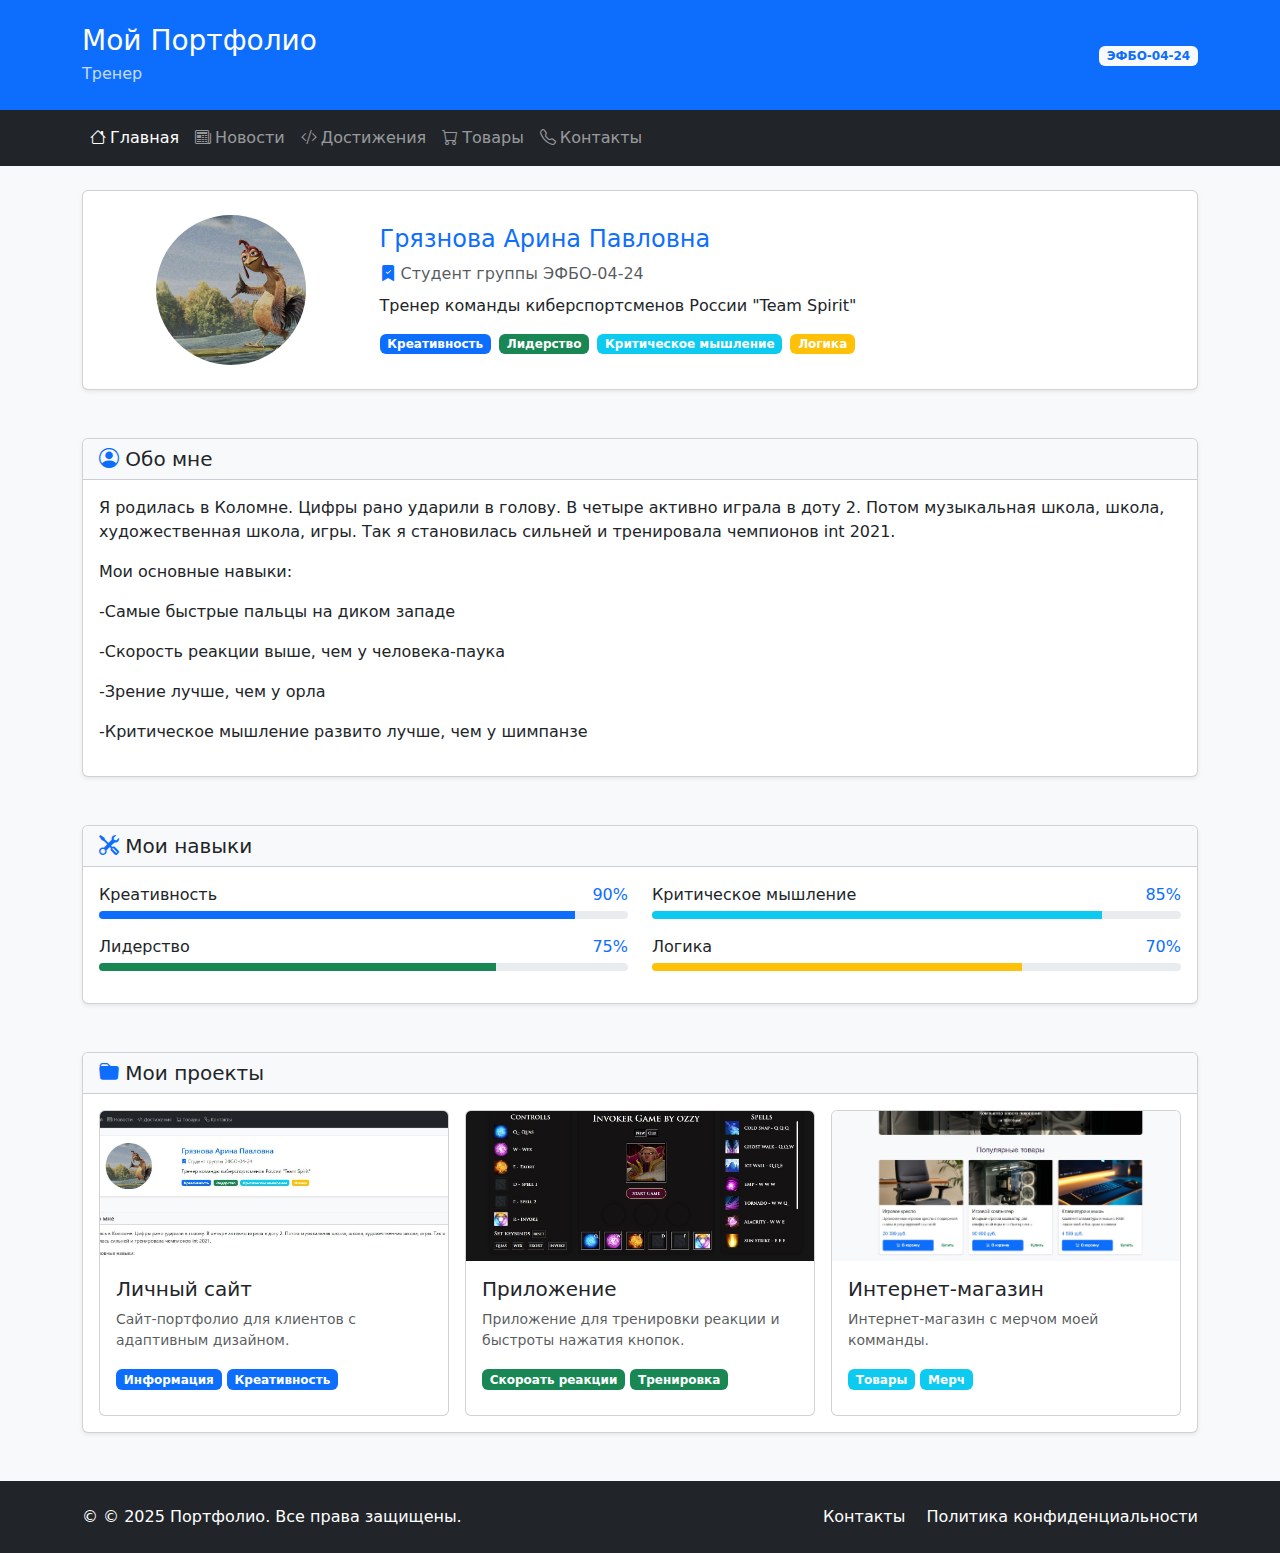
<file: index.html>
<!DOCTYPE html>
<html lang="ru">
<head>
    <meta charset="UTF-8">
    <meta name="viewport" content="width=device-width, initial-scale=1.0">
    <title>Главная - Портфолио</title>
    <link href="https://cdn.jsdelivr.net/npm/bootstrap@5.3.2/dist/css/bootstrap.min.css" rel="stylesheet">
    <link rel="stylesheet" href="https://cdn.jsdelivr.net/npm/bootstrap-icons@1.11.1/font/bootstrap-icons.css">
</head>
<body class="bg-light">
    <div class="container-fluid p-0">
        <!-- Header -->
        <header class="bg-primary text-white py-4">
            <div class="container">
                <div class="row align-items-center">
                    <div class="col">
                        <h1 class="h3 mb-1">Мой Портфолио</h1>
                        <p class="mb-0 opacity-75">Тренер</p>
                    </div>
                    <div class="col-auto">
                        <span class="badge bg-light text-primary">ЭФБО-04-24</span>
                    </div>
                </div>
            </div>
        </header>

        <!-- Navigation -->
        <nav class="navbar navbar-expand-lg navbar-dark bg-dark">
            <div class="container">
                <button class="navbar-toggler" type="button" data-bs-toggle="collapse" data-bs-target="#navbarNav">
                    <span class="navbar-toggler-icon"></span>
                </button>
                <div class="collapse navbar-collapse" id="navbarNav">
                    <ul class="navbar-nav">
                        <li class="nav-item">
                            <a class="nav-link active" href="index.html">
                                <i class="bi bi-house me-1"></i>Главная
                            </a>
                        </li>
                        <li class="nav-item">
                            <a class="nav-link" href="pages/news.html">
                                <i class="bi bi-newspaper me-1"></i>Новости
                            </a>
                        </li>
                        <li class="nav-item">
                            <a class="nav-link" href="pages/practices.html">
                                <i class="bi bi-code-slash me-1"></i>Достижения
                            </a>
                        </li>
                        <li class="nav-item">
                            <a class="nav-link" href="pages/goods.html">
                                <i class="bi bi-cart me-1"></i>Товары
                            </a>
                        </li>
                        <li class="nav-item">
                            <a class="nav-link" href="pages/contacts.html">
                                <i class="bi bi-telephone me-1"></i>Контакты
                            </a>
                        </li>
                    </ul>
                </div>
            </div>
        </nav>

        <!-- Main Content -->
        <main class="container my-4">
            <!-- Profile Section -->
            <section class="mb-5">
                <div class="card shadow-sm">
                    <div class="card-body p-4">
                        <div class="row align-items-center">
                            <div class="col-md-3 text-center mb-3 mb-md-0">
                                <img src="images/photo.png" alt="Фото студента" class="img-fluid rounded-circle" style="width: 150px; height: 150px; object-fit: cover;">
                            </div>
                            <div class="col-md-9">
                                <h2 class="card-title h4 text-primary">Грязнова Арина Павловна</h2>
                                <p class="card-text text-muted mb-2">
                                    <i class="bi bi-bookmark-check-fill text-primary"></i>
                                    Студент группы ЭФБО-04-24
                                </p>
                                <p class="card-text">
                                    Тренер команды киберспортсменов России "Team Spirit"
                                </p>
                                <div class="d-flex gap-2 flex-wrap">
                                    <span class="badge bg-primary">Креативность</span>
                                    <span class="badge bg-success">Лидерство</span>
                                    <span class="badge bg-info">Критическое мышление</span>
                                    <span class="badge bg-warning">Логика</span>
                                </div>
                            </div>
                        </div>
                    </div>
                </div>
            </section>

            <!-- About Section -->
            <section class="mb-5">
                <div class="card shadow-sm">
                    <div class="card-header bg-light">
                        <h3 class="card-title h5 mb-0">
                            <i class="bi bi-person-circle text-primary"></i>
                            Обо мне
                        </h3>
                    </div>
                    <div class="card-body">
                        <p class="card-text">
                        Я родилась в Коломне. Цифры рано ударили в голову. В четыре активно играла в доту 2.
Потом музыкальная школа, школа, художественная школа, игры. Так я становилась сильней и тренировала чемпионов int 2021.
                        <p class="card-text">
                            Мои основные навыки:
                        <p class="card-text">
                            -Самые быстрые пальцы на диком западе
                        <p class="card-text">
                            -Скорость реакции выше, чем у человека-паука
                        <p class="card-text">
                            -Зрение лучше, чем у орла
                        <p class="card-text">
                            -Критическое мышление развито лучше, чем у шимпанзе
                        </p>
                        </p>
                        </p>
                        </p>
                    </div>
                </div>
            </section>

            <!-- Skills Section -->
            <section class="mb-5">
                <div class="card shadow-sm">
                    <div class="card-header bg-light">
                        <h3 class="card-title h5 mb-0">
                            <i class="bi bi-tools text-primary"></i>
                            Мои навыки
                        </h3>
                    </div>
                    <div class="card-body">
                        <div class="row">
                            <div class="col-md-6">
                                <div class="mb-3">
                                    <div class="d-flex justify-content-between mb-1">
                                        <span>Креативность</span>
                                        <span class="text-primary">90%</span>
                                    </div>
                                    <div class="progress" style="height: 8px;">
                                        <div class="progress-bar bg-primary" style="width: 90%"></div>
                                    </div>
                                </div>
                                <div class="mb-3">
                                    <div class="d-flex justify-content-between mb-1">
                                        <span>Лидерство</span>
                                        <span class="text-primary">75%</span>
                                    </div>
                                    <div class="progress" style="height: 8px;">
                                        <div class="progress-bar bg-success" style="width: 75%"></div>
                                    </div>
                                </div>
                            </div>
                            <div class="col-md-6">
                                <div class="mb-3">
                                    <div class="d-flex justify-content-between mb-1">
                                        <span>Критическое мышление</span>
                                        <span class="text-primary">85%</span>
                                    </div>
                                    <div class="progress" style="height: 8px;">
                                        <div class="progress-bar bg-info" style="width: 85%"></div>
                                    </div>
                                </div>
                                <div class="mb-3">
                                    <div class="d-flex justify-content-between mb-1">
                                        <span>Логика</span>
                                        <span class="text-primary">70%</span>
                                    </div>
                                    <div class="progress" style="height: 8px;">
                                        <div class="progress-bar bg-warning" style="width: 70%"></div>
                                    </div>
                                </div>
                            </div>
                        </div>
                    </div>
                </div>
            </section>

            <!-- Projects Section -->
            <section class="mb-5">
                <div class="card shadow-sm">
                    <div class="card-header bg-light">
                        <h3 class="card-title h5 mb-0">
                            <i class="bi bi-folder-fill text-primary"></i>
                            Мои проекты
                        </h3>
                    </div>
                    <div class="card-body">
                        <div class="row g-3">
                            <div class="col-md-4">
                                <div class="card h-100">
                                    <img src="images/project1.jpg" class="card-img-top" alt="Личный сайт" style="height: 150px; object-fit: cover;">
                                    <div class="card-body">
                                        <h5 class="card-title">Личный сайт</h5>
                                        <p class="card-text small text-muted">
                                            Сайт-портфолио для клиентов с адаптивным дизайном.
                                        </p>
                                        <div class="mb-2">
                                            <span class="badge bg-primary">Информация</span>
                                            <span class="badge bg-primary">Креативность</span>
                                        </div>
                                    </div>
                                </div>
                            </div>
                            <div class="col-md-4">
                                <div class="card h-100">
                                    <img src="images/project2.jpg" class="card-img-top" alt="Todo приложение" style="height: 150px; object-fit: cover;">
                                    <div class="card-body">
                                        <h5 class="card-title">Приложение</h5>
                                        <p class="card-text small text-muted">
                                            Приложение для тренировки реакции и быстроты нажатия кнопок.
                                        </p>
                                        <div class="mb-2">
                                            <span class="badge bg-success">Скороать реакции</span>
                                            <span class="badge bg-success">Тренировка</span>
                                        </div>
                                    </div>
                                </div>
                            </div>
                            <div class="col-md-4">
                                <div class="card h-100">
                                    <img src="images/project3.jpg" class="card-img-top" alt="Интернет-магазин" style="height: 150px; object-fit: cover;">
                                    <div class="card-body">
                                        <h5 class="card-title">Интернет-магазин</h5>
                                        <p class="card-text small text-muted">
                                            Интернет-магазин с мерчом моей комманды.
                                        </p>
                                        <div class="mb-2">
                                            <span class="badge bg-info">Товары</span>
                                            <span class="badge bg-info">Мерч</span>
                                        </div>
                                    </div>
                                </div>
                            </div>
                        </div>
                    </div>
                </div>
            </section>
        </main>

        <!-- Footer -->
        <footer class="bg-dark text-white py-4 mt-5">
            <div class="container">
                <div class="row align-items-center">
                    <div class="col-md-6">
                        <p class="mb-0">&copy; © 2025 Портфолио. Все права защищены.</p>
                    </div>
                    <div class="col-md-6 text-md-end">
                        <a href="pages/contacts.html" class="text-white text-decoration-none me-3">Контакты</a>
                        <a href="#" class="text-white text-decoration-none">Политика конфиденциальности</a>
                    </div>
                </div>
            </div>
        </footer>
    </div>

    <script src="https://cdn.jsdelivr.net/npm/bootstrap@5.3.2/dist/js/bootstrap.bundle.min.js"></script>
</body>
</html>
</file>
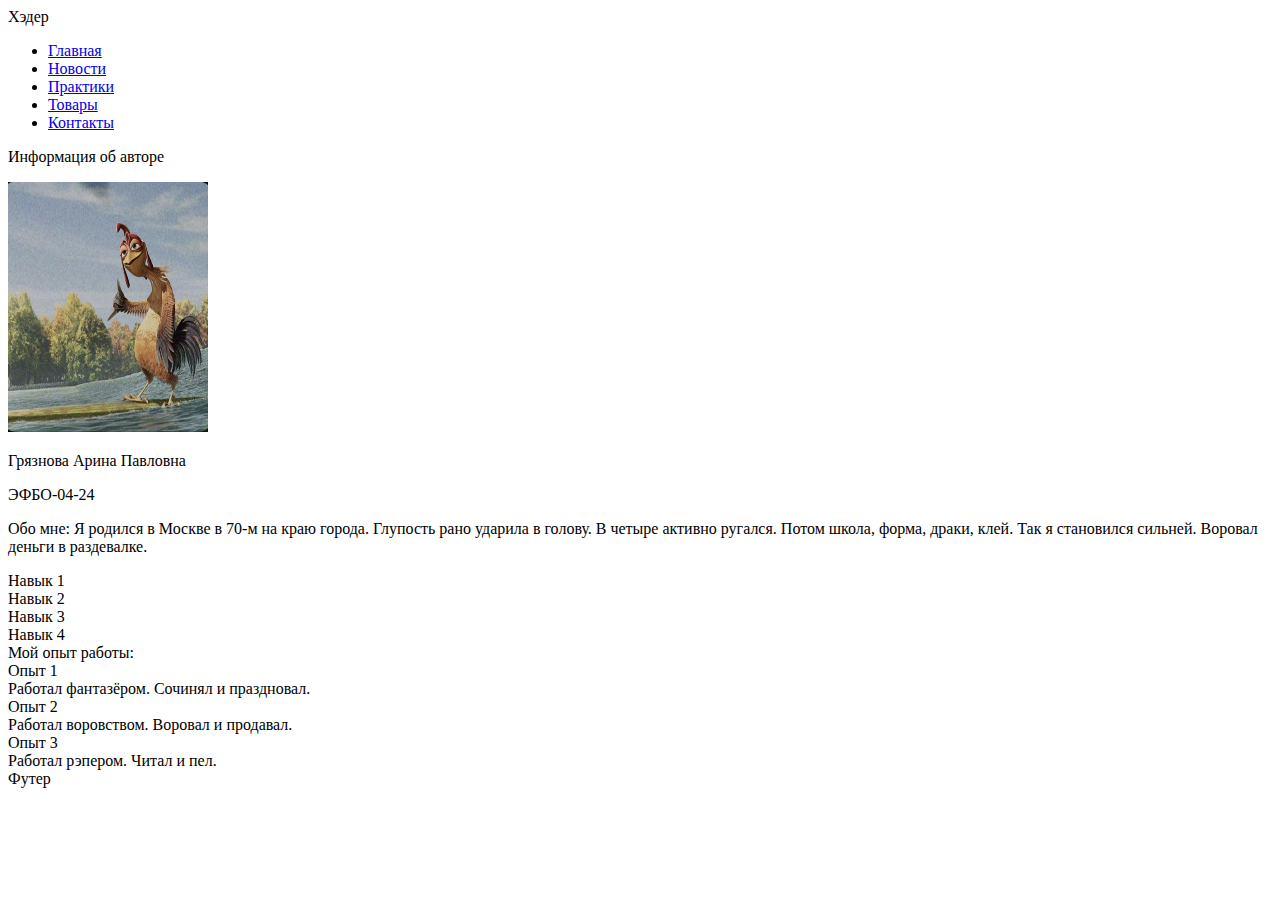
<file: src/index.html>
<!DOCTYPE html>
<html lamg = "ru">
    <head>
        <meta charset="UTF-8">
        <meta name="viewport" content="width=device-width, initial-scale=1.0">
        <title>Семестровая работа</title>
    </head>
    <body>
        <div id="header">Хэдер</div>
        <div id="menu">
            <ul>
                <li><a href="index.html">Главная</a></li>
                <li><a href="pages/news.html">Новости</a></li>
                <li><a href="pages/practices.html">Практики</a></li> 
                <li><a href="pages/goods.html">Товары</a></li>
                <li><a href="pages/contacts.html">Контакты</a></li>
            </ul>
        </div>
        <div id="content">
            <p>Информация об авторе</p>
            <img src="images/photo.png" alt="Фото автора" width="200" height="250">
            <p>Грязнова Арина Павловна</p>
            <p>ЭФБО-04-24</p>
            <p>Обо мне: Я родился в Москве в 70-м на краю города. Глупость рано ударила в голову. В четыре активно ругался.
Потом школа, форма, драки, клей. Так я становился сильней. Воровал деньги в раздевалке.</p>
            <div>Навык 1</div>
            <div>Навык 2</div>
            <div>Навык 3</div>
            <div>Навык 4</div>
            <div>
                Мой опыт работы:
                <div>
                    Опыт 1<br>
                    Работал фантазёром. Сочинял и праздновал.
                </div>
                <div>
                    Опыт 2<br>
                    Работал воровством. Воровал и продавал.
                </div>
                <div>
                    Опыт 3<br>
                    Работал рэпером. Читал и пел.
                </div>
            </div>
        </div>
        <div id="footer">Футер</div>    
    </body>
</html>
</file>
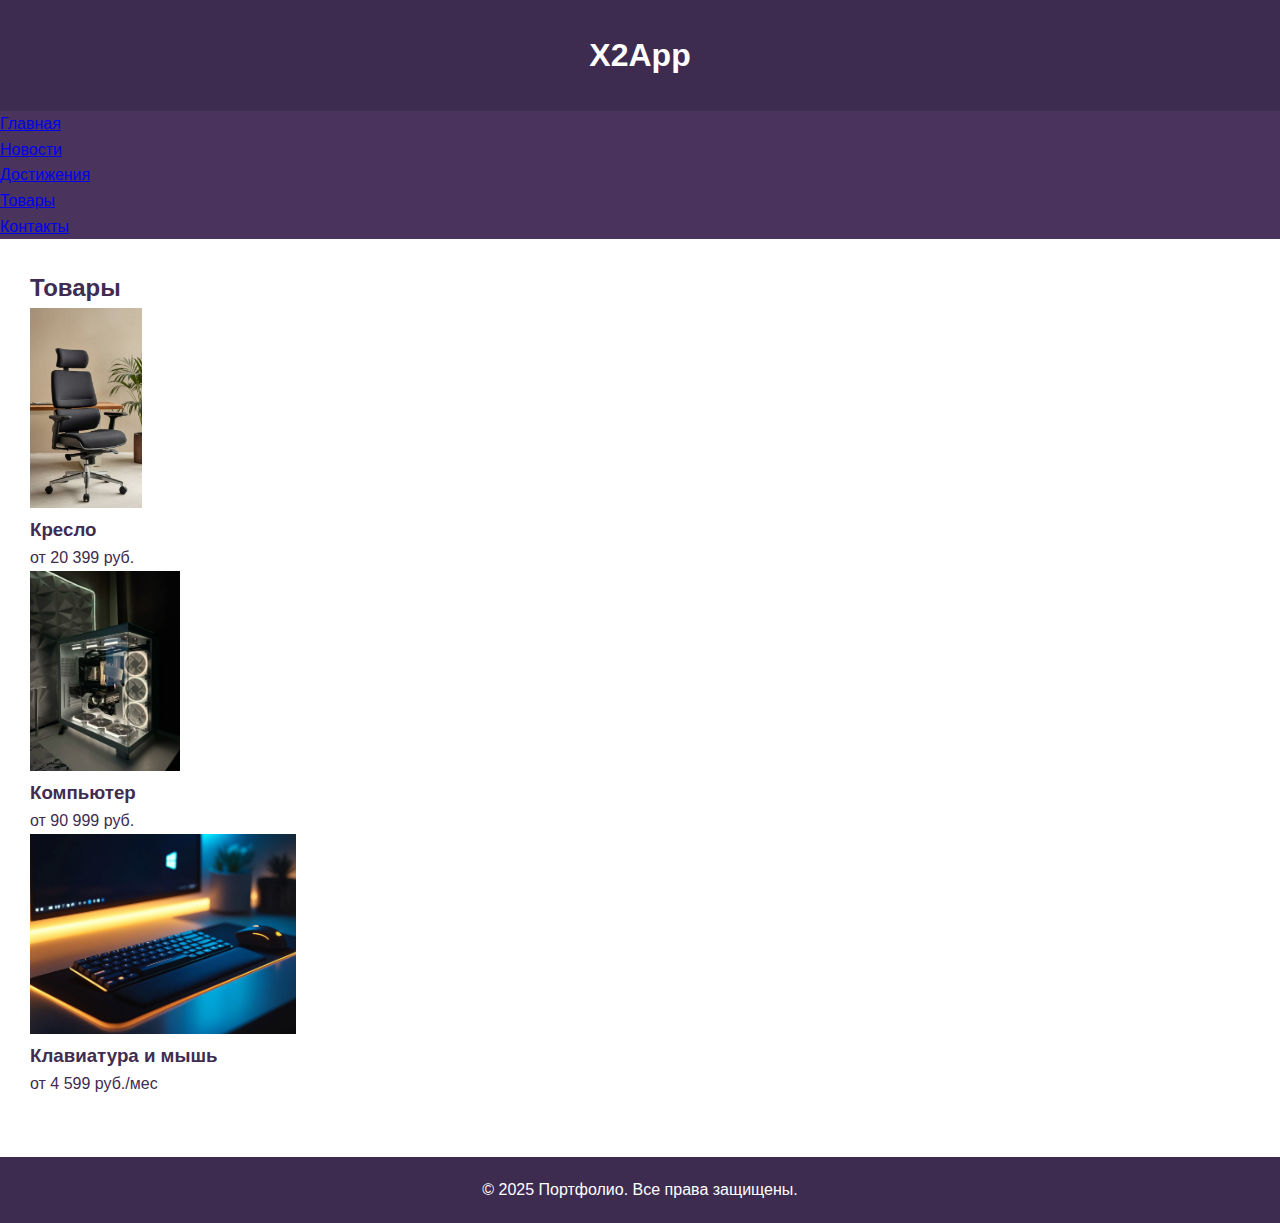
<file: pages/goods.html>
<!DOCTYPE html>
<html lang="ru">
<head>
    <meta charset="UTF-8">
    <meta name="viewport" content="width=device-width, initial-scale=1.0">
    <title>Товары</title>
    <link rel="stylesheet" href="../style/styles.css">
</head>
<body>
    <div class="page-container">
        <header class="header">
            <h1>X2App</h1>
        </header>

        <nav class="nav">
            <ul class="nav-list">
                <li class="nav-item"><a class="nav-link" href="../index.html">Главная</a></li>
                <li class="nav-item"><a class="nav-link" href="news.html">Новости</a></li>
                <li class="nav-item"><a class="nav-link" href="practices.html">Достижения</a></li>
                <li class="nav-item"><a class="nav-link" href="goods.html">Товары</a></li>
                <li class="nav-item"><a class="nav-link" href="contacts.html">Контакты</a></li>
            </ul>
        </nav>

        <main class="content">
            <h2 class="section-title">Товары</h2>
            <div class="products-grid">
                <article class="product-card">
                    <img class="product-image" src="../images/goods1.jpg" alt="Кресло">
                    <h3 class="product-name">Кресло</h3>
                    <p class="product-price">от 20 399 руб.</p>
                </article>
                <article class="product-card">
                    <img class="product-image" src="../images/goods2.jpg" alt="Компьютер">
                    <h3 class="product-name">Компьютер</h3>
                    <p class="product-price">от 90 999 руб.</p>
                </article>
                <article class="product-card">
                    <img class="product-image" src="../images/goods3.jpg" alt="Клавиатура и мышь">
                    <h3 class="product-name">Клавиатура и мышь</h3>
                    <p class="product-price">от 4 599 руб./мес</p>
                </article>
            </div>
        </main>

        <footer class="footer">
            <p>© 2025 Портфолио. Все права защищены.</p>
        </footer>
    </div>
</body>
</html>
</file>
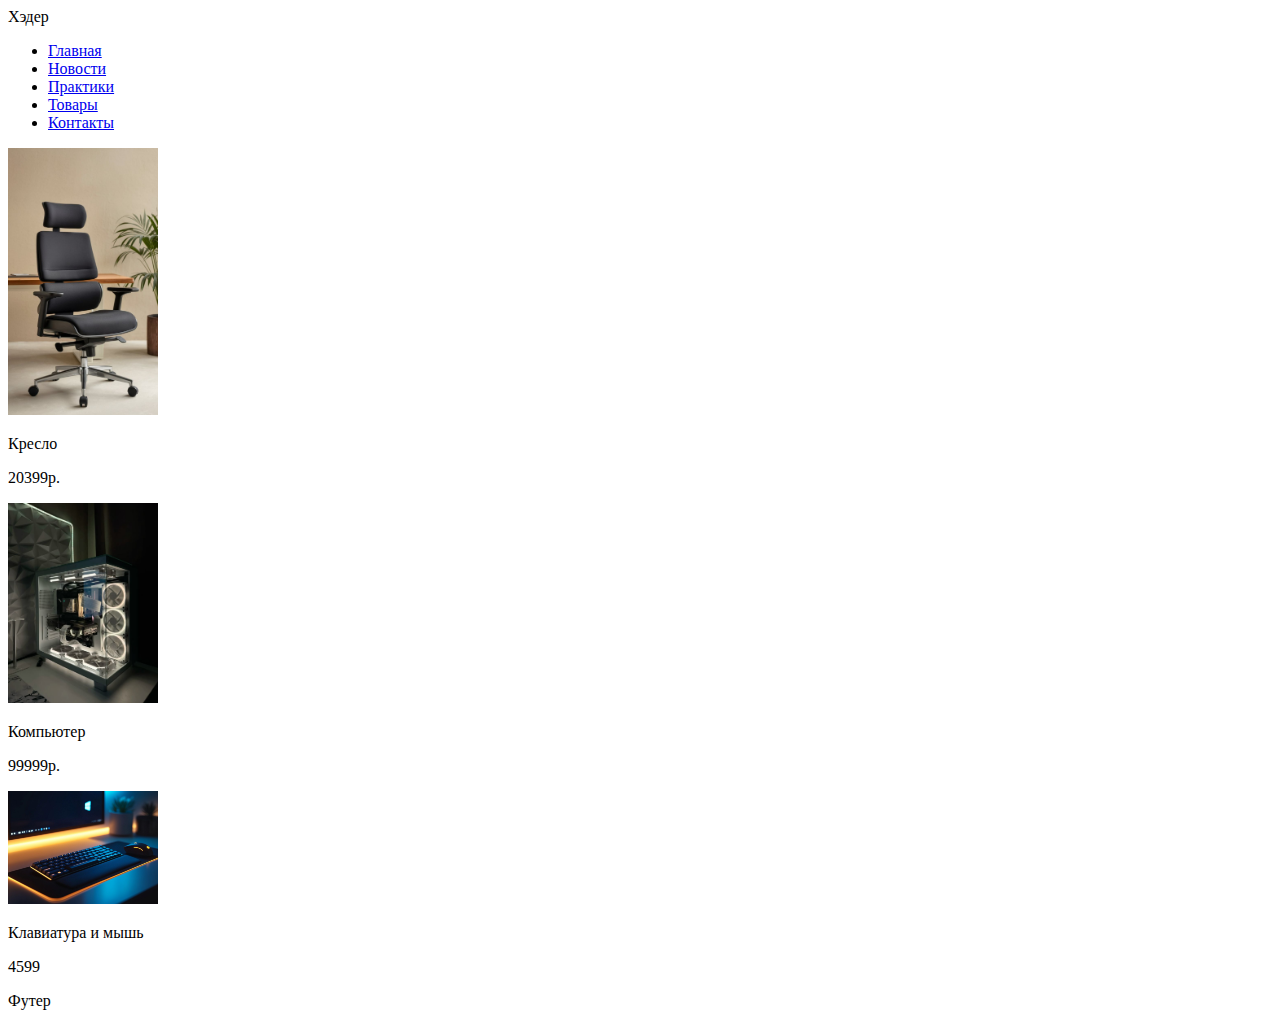
<file: src/pages/goods.html>
<!DOCTYPE html>
<html lang="ru">
<head>
    <meta charset="UTF-8">
    <meta name="viewport" content="width=device-width, initial-scale=1.0">
    <title>Товары</title>
</head>
<body>
    <div id="header">Хэдер</div>
    <div id="menu">
        <ul>
            <li><a href="../index.html">Главная</a></li>
            <li><a href="news.html">Новости</a></li>
            <li><a href="practices.html">Практики</a></li>
            <li><a href="goods.html">Товары</a></li>
            <li><a href="contacts.html">Контакты</a></li>
        </ul>
    </div>
    <div id="content">
        <div>
            <img src="../images/goods1.jpg" alt="Товар 1" width="150">
            <p>Кресло</p>
            <p>20399р.</p>
        </div>
        <div>
            <img src="../images/goods2.jpg" alt="Товар 2" width="150">
            <p>Компьютер</p>
            <p>99999р.</p>
        </div>
        <div>
            <img src="../images/goods3.jpg" alt="Товар 3" width="150">
            <p>Клавиатура и мышь</p>
            <p>4599</p>
        </div>
    </div>
    <div id="footer">Футер</div>
</body>
</html>
</file>
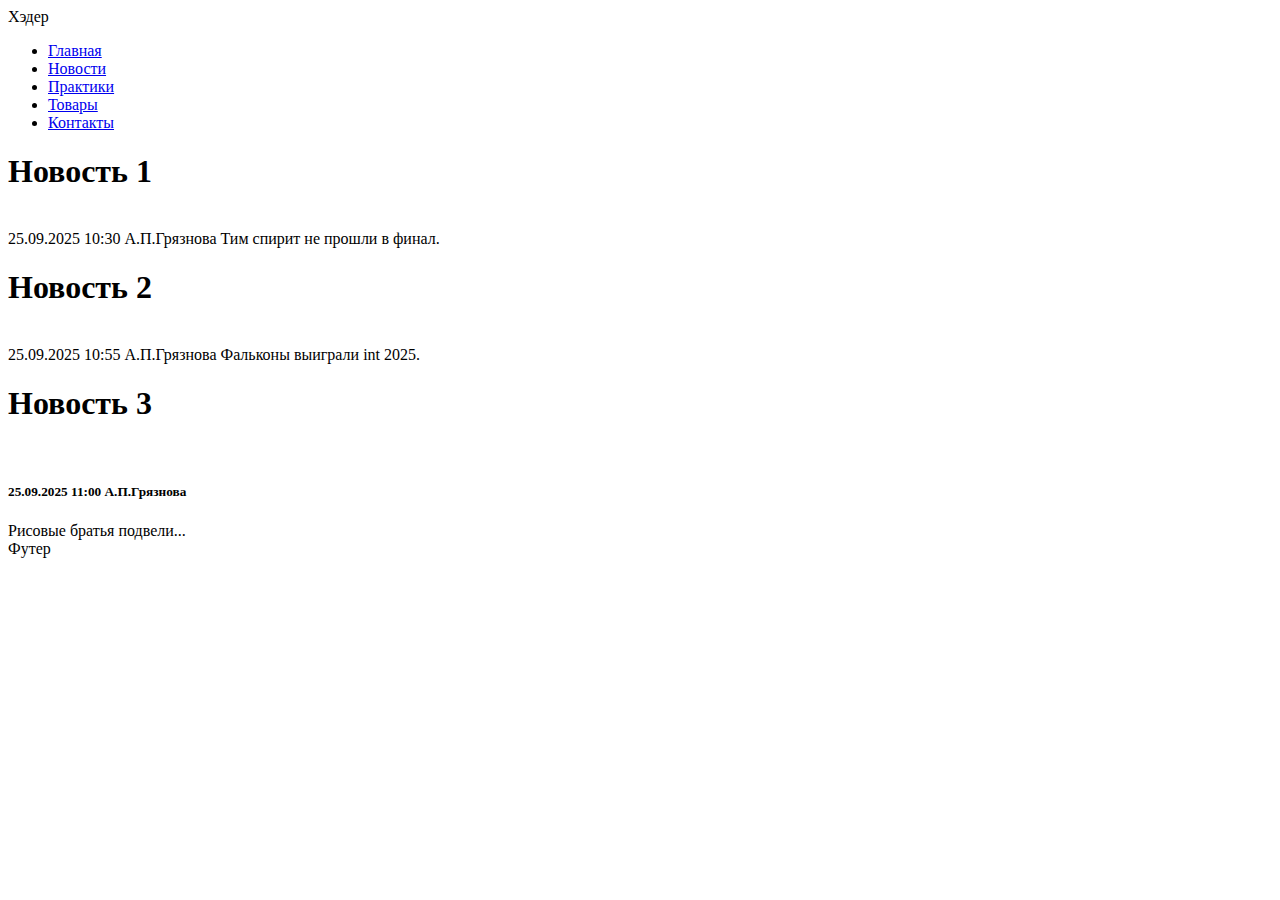
<file: src/pages/news.html>
<!DOCTYPE html>
<html lamg = "ru">
    <head>
        <meta charset="UTF-8">
        <meta name="viewport" content="width=device-width, initial-scale=1.0">
        <title>Семестровая работа</title>
    </head>
    <body>
        <div id="header">Хэдер</div>
        <div id="menu">
            <ul>
                <li><a href="../index.html">Главная</a></li>
                <li><a href="news.html">Новости</a></li>
                <li><a href="practices.html">Практики</a></li> 
                <li><a href="goods.html">Товары</a></li>
                <li><a href="contacts.html">Контакты</a></li>
            </ul>
        </div>
        <div>

                <div>
                   <h1> Новость 1</h1><br>
                    </h5>25.09.2025 10:30 А.П.Грязнова</h5>
                    </h3>Тим спирит не прошли в финал.</h3>
                </div>
                <div>
                  <h1> Новость 2</h1><br>
                   </h5> 25.09.2025 10:55 А.П.Грязнова</h5>
                   </h3> Фальконы выиграли int 2025.</h3>
                </div>
                <div>
                    <h1>Новость 3</h1><br>
                    <h5>25.09.2025 11:00 А.П.Грязнова</h5>
                   </h3> Рисовые братья подвели...</h3>
                </div>
            </div>
                    </div>
        <div id="footer">Футер</div>    
    </body>
</html>
</file>
<file: style/styles.css>
/* CSS переменные */
:root {
    color-scheme: light;

    --color-bg: #ffffff;
    --color-header: #3d2c50;
    --color-nav: #4a345e;
    --color-accent: #9461f98f;
    --color-item: #efecf1;
    --color-text: #402c50;
    --color-text-white: #ffffff;

    
    --shadow: 0 2px 5px rgba(0,0,0,0.1);
    --radius: 8px;
    
    --space-sm: 10px;
    --space-md: 20px;
    --space-lg: 30px;
}

[data-theme="dark"] {
  color-scheme: dark;

  --color-bg: #121212;           
  --color-header: #5252520f;
  --color-nav: #52525220;
  --color-item: #5F5F5F;
  --color-text: #e5e7eb;
  --color-accent: #3db8d3;
}

/* Базовые стили */
* {
    margin: 0;
    padding: 0;
    box-sizing: border-box;
}

/* ===== БАЗОВЫЕ СТИЛИ ===== */
body {
    font-family: Arial, sans-serif;
    line-height: 1.6;
    color: var(--color-text);
    background-color: var(--color-bg);
}

/* ===== КОНТЕЙНЕР СТРАНИЦЫ ===== */
/* ИЗМЕНЕНИЕ: Добавили CSS Grid для основного макета страницы */
.page {
    max-width: 1200px;
    margin: 0 auto;
    background: var(--color-bg);
    min-height: 100vh;
    box-shadow: 0 0 30px rgba(0, 0, 0, 0.1);
    /* Новое: Сеточный макет для семантических областей */
    display: grid;
    grid-template-rows: auto auto 1fr auto;
    grid-template-areas:
        "header"
        "nav"
        "main"
        "footer";
}

/* ===== ШАПКА ===== */
.header {
    background: var(--color-header);
    color: var(--color-text-white);
    padding: var(--space-lg);
    text-align: center;
}

.header__title {
    font-size: 2rem;
}

/* ===== НАВИГАЦИЯ ===== */
.nav {
    background: var(--color-nav);
}

.nav__list {
    list-style: none;
    display: flex;
    justify-content: center;
}

.nav__item {
    margin: 0;
}

.nav__link {
    display: block;
    padding: var(--space-md);
    color: var(--color-text-white);
    text-decoration: none;
    transition: background-color 0.3s;
    border-radius: var(--radius);
}

.nav__link:hover {
    background: var(--color-accent);
}

/* Модификатор --active */
.nav__item--active .nav__link {
    background: var(--color-accent);
}

/* ===== ОСНОВНОЙ КОНТЕНТ ===== */
/* ИЗМЕНЕНИЕ: Заменили .content на main для семантики */
main.content {
    padding: var(--space-lg);
}

/* ===== НОВОСТИ ===== */
.news {
    background: var(--color-bg);
    padding: var(--space-lg);
    border-radius: var(--radius);
    box-shadow: var(--shadow);
}

.news__title {
    text-align: center;
    font-size: 24px;
    color: var(--color-text);
    margin: 0 0 10px 0;
    font-weight: 600;
}

.news__list {
    display: flex;
    flex-direction: column;
    gap: var(--space-md);
}

.news-item {
    padding: var(--space-md);
    border-left: 4px solid var(--color-accent);
    border-radius: var(--radius);
    background: linear-gradient(135deg, #ffffff 0%, #764ba2ac 100%);}


.news-item:hover {
    transform: translateY(-3px);
    box-shadow: 0 4px 15px rgba(46, 1, 83, 0.594);}
    

.news-item__title {
    color: var(--color-main);
    margin-bottom: var(--space-sm);
}

.news-item__date {
    color: var(--color-accent);
    font-size: 0.9rem;
    margin-bottom: var(--space-sm);
}

.news-item__text {
    line-height: 1.5;
}
/* ===== ДОСТИЖЕНИЯ ===== */
.practices {
     background: var(--color-bg);
    padding: var(--space-lg);
    border-radius: var(--radius);
    box-shadow: var(--shadow);
    text-align: center;
}

.practices__title {
    color: var(--color-text);
    margin-bottom: var(--space-md);
}

.practices__list {
     display: grid;
    grid-template-columns: repeat(auto-fit, minmax(250px, 1fr));
    gap: 20px;
    margin: 30px 0;
}

.practices-item {
   background: linear-gradient(135deg, #ffffff 0%, #764ba2d9 100%);
    padding: 20px;
    border-radius: var(--radius);
    text-align: center;
    border-left: 4px solid var(--color-accent);
    width: 100%;
    height: 250px;
    object-fit: cover;
    border-radius: var(--radius);
    margin-bottom: var(--space-md);
    border: 3px solid var(--color-accent);
    
}
.practices-item:hover {
    transform: translateY(-3px);
    box-shadow: 0 4px 15px rgba(46, 1, 83, 0.594);}

.practices-item__title {
    color: var(--color-main);
    margin-bottom: var(--space-sm);
}

.practices-item__price {
    color: var(--color-main);
    font-size: 0.9rem;
    margin-bottom: var(--space-sm);
    background: linear-gradient(135deg, #764ba2da 0%, #ffffff 100%);
    padding: 20px;
    border-radius: var(--radius);
    text-align: center;
    border-left: 4px solid var(--color-accent);
    
}
.practices-item__price:hover {
    transform: translateX(3px);
    box-shadow: 0 4px 15px rgba(46, 1, 83, 0.594);}

.practices-item__text {
    line-height: 1.5;
}
/* ===== КОНТАКТЫ ===== */
.contacts {
    background: var(--color-bg);
    padding: var(--space-lg);
    border-radius: var(--radius);
    box-shadow: var(--shadow);
    text-align: center;
}

.contacts__title {
    color: var(--color-text);
    margin-bottom: var(--space-md);
}

.contact__grid {
    display: grid;
    grid-template-columns: repeat(auto-fit, minmax(250px, 1fr));
    gap: 20px;
    margin: 30px 0;
}

.contact__item {
    background: linear-gradient(135deg, #ffffff 0%, #764ba2d9 100%);
    padding: 20px;
    border-radius: var(--radius);
    text-align: center;
    border-left: 4px solid var(--color-accent);
}
.contact__item:hover {
    transform: translateX(3px);
    box-shadow: 0 4px 15px rgba(46, 1, 83, 0.594);}

.contact__button {
    background: linear-gradient(135deg, #9e63c8 0%, #5b15a1 100%);
    color: white;
    border: none;
    padding: 15px 40px;
    font-size: 16px;
    border-radius: 30px;
    cursor: pointer;
    margin-top: 20px;
    font-weight: 600;
    transition: all 0.3s ease;
}

.contact__button:hover {
    transform: translateY(-2px);
    box-shadow: 0 8px 25px rgba(102, 126, 234, 0.4);
}

/* Стили для модального окна */
dialog::backdrop {
    background: rgba(58, 2, 74, 0.49);
    animation: fadeIn 0.3s ease;
}

dialog {
    margin: auto;
    border: none;
    border-radius: 12px;
    padding: 0;
    box-shadow: 0 10px 30px rgb(141, 2, 254);
    animation: slideIn 0.3s ease;
    max-width: 500px;
    width: 90vw;
    max-height: 95vh;
    overflow-y: auto;
}

.modal__header {
    background: var(--color-header);
    color: rgb(183, 0, 249);
    padding: 1.5rem;
    border-radius: 12px 12px 0 0;
    margin: 0;
}

.modal__header__title {
    margin: 0;
    color: white;
    font-size: 1.5rem;
}

.modal__content {
    padding: 2rem;
}

.form__group {
    margin-bottom: 1.5rem;
}

.form__group label {
    display: block;
    margin-bottom: 0.5rem;
    font-weight: 600;
    color: var(--color-text);
}

.form__group input,
.form__group select,
.form__group textarea {
    width: 100%;
    padding: 0.75rem;
    border: 2px solid #e5aff0;
    border-radius: 6px;
    font-size: 1rem;
    transition: border-color 0.3s ease;
    box-sizing: border-box;
}

.form__group input:focus,
.form__group select:focus,
.form__group textarea:focus {
    outline: none;
    border-color: var(--color-accent);
}

.form__group textarea {
    min-height: 100px;
    resize: vertical;
}

.modal__actions {
    display: flex;
    gap: 1rem;
    justify-content: flex-end;
    margin-top: 2rem;
}

.btn {
    padding: 0.75rem 1.5rem;
    border: none;
    border-radius: 6px;
    cursor: pointer;
    font-size: 1rem;
    transition: all 0.3s ease;
    font-weight: 600;
}

.btn__primary {
    background: linear-gradient(135deg, #667eea 0%, #764ba2 100%);
    color: white;
}

.btn__primary:hover {
    transform: translateY(-2px);
    box-shadow: 0 5px 15px rgba(102, 126, 234, 0.4);
}

.btn__secondary {
    background: #f8f9fa;
    color: #2c3e50;
    border: 2px solid #e9ecef;
}

.btn__secondary:hover {
    background: #e9ecef;
}

.required {
    color: #e74c3c;
}

@keyframes fadeIn {
    from {
        opacity: 0;
    }

    to {
        opacity: 1;
    }
}

@keyframes slideIn {
    from {
        opacity: 0;
        transform: translateY(-50px) scale(0.9);
    }

    to {
        opacity: 1;
        transform: translateY(0) scale(1);
    }
}

/* Адаптивность */
@media (max-width: 600px) {
    dialog {
        margin: 1rem;
        width: calc(100vw - 2rem);
    }

    .modal-actions {
        flex-direction: column;
    }

    .btn {
        width: 100%;
    }
}

/* ===== ФУТЕР ===== */
.footer {
    background: var(--color-header);
    color: var(--color-text-white);
    text-align: center;
    padding: var(--space-md);
    margin-top: var(--space-lg);
}

/* ===== АДАПТИВНОСТЬ ===== */
/* Адаптивность */
@media (max-width: 768px) {
    
    .nav__list {
        flex-direction: column;
    }
}
/* Стили для карусели */
        .carousel-container {
            max-width: 1200px;
            margin: 0 auto;
            padding: 0 15px;
        }
        
        .carousel-item img {
            height: 580px;
            object-fit: cover;
            border-radius: 10px;
        }
        
        /* Для мобильных устройств */
        @media (max-width: 768px) {
            .carousel-item img {
                height: 300px;
            }
        }
        
        @media (max-width: 576px) {
            .carousel-item img {
                height: 250px;
            }
        }
        
        /* Стили для подвала */
        footer {
            background-color: #343a40;
            color: white;
            padding: 2rem 0;
            margin-top: 2rem;
        }
        
        .carousel-caption {
            background: rgba(0, 0, 0, 0.6);
            border-radius: 10px;
            padding: 15px;
        }
        
        /* Стили для карточек товаров */
        .products-section {
            max-width: 1200px;
            margin: 3rem auto;
            padding: 0 15px;
        }
        
        .product-card {
            transition: transform 0.3s ease;
            height: 100%;
        }
        
        .product-card:hover {
            transform: translateY(-5px);
        }
        
        .product-image {
            height: 200px;
            object-fit: cover;
        }
        
        .btn-group-custom {
            display: flex;
            gap: 10px;
            margin-top: auto;
        }
</file>
